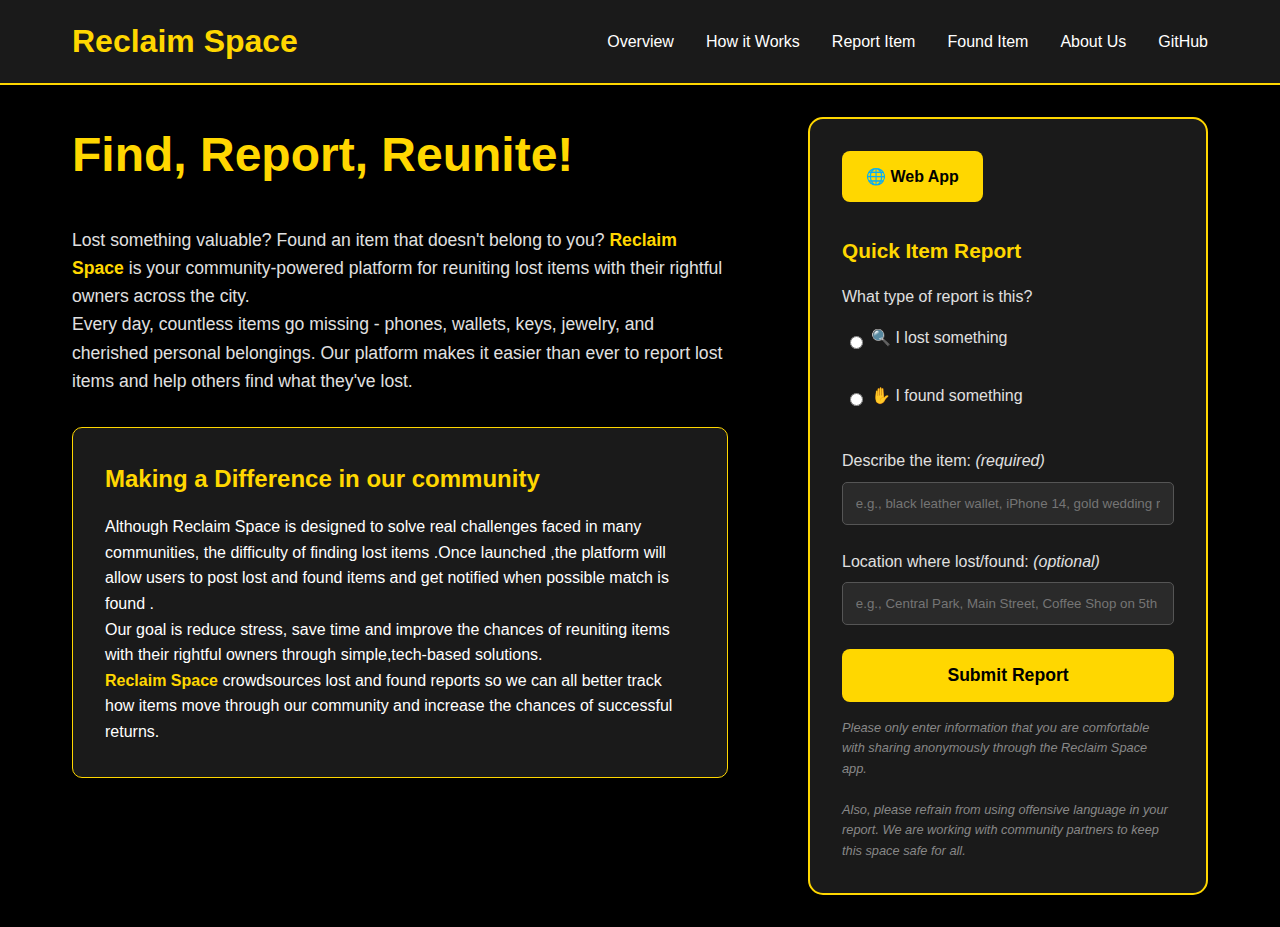
<file: index.html>
<!DOCTYPE html>
<html lang="en">
<head>
    <meta charset="UTF-8">
    <meta name="viewport" content="width=device-width, initial-scale=1.0">
    <title>Reclaim Space - Lost & Found</title>
    <link rel="stylesheet" href="index.css">
</head>
<body>
    <header>
        <nav>
            <div class="logo">Reclaim Space</div>
            <ul class="nav-links">
                <li><a href="index.html">Overview</a></li>
                <li><a href="pages/how_it_works.html">How it Works</a></li>

                <li><a href="reporting_items/lost.html">Report Item</a></li>
                <li> <a href="reporting_items/found.html">Found Item</a></li>
                <li> <a href="pages/about_us.html">About Us</a></li>
                <li><a href="pages/github.html">GitHub</a></li>

            </ul>
        </nav>
    </header>

    <div class="container">
        <main class="main-content">
            <h1 class="main-title">Find, Report, Reunite!</h1>
            
            <div class="description">
                <p>Lost something valuable? Found an item that doesn't belong to you? <span class="highlight">Reclaim Space</span> is your community-powered platform for reuniting lost items with their rightful owners across the city.</p>
                
                <p>Every day, countless items go missing - phones, wallets, keys, jewelry, and cherished personal belongings. Our platform makes it easier than ever to report lost items and help others find what they've lost.</p>
            </div>

            <div class="stats-section">
                <h2 class="stats-title">Making a Difference in our community</h2>
                  <p>Although Reclaim Space is designed to solve real challenges faced in many communities, the difficulty of finding lost items .Once launched ,the platform will allow users to post lost and found items and get notified when possible match is found .</p>
                    
                    <p>Our goal is reduce stress, save time and improve the chances of reuniting items with their rightful owners through simple,tech-based solutions.</p>
                    
                
                
                <p><span class="highlight">Reclaim Space</span> crowdsources lost and found reports so we can all better track how items move through our community and increase the chances of successful returns.</p>
            </div>
        </main>

        <aside class="sidebar">
            <div class="app-downloads">
                
                <a href="https://reclaim-space-df557.web.app" class="app-btn" target="_blank">🌐 Web App</a>
            </div>

            <div class="report-section">
                <h3 class="section-title">Quick Item Report</h3>
                
                <div class="form-group">
                    <label>What type of report is this?</label>
                    <div class="radio-group">
                        <div class="radio-option">
                            <input type="radio" id="lost" name="report-type" value="lost">
                            <label for="lost">🔍 I lost something</label>
                        </div>
                        <div class="radio-option">
                            <input type="radio" id="found" name="report-type" value="found">
                            <label for="found">✋ I found something</label>
                        </div>
                        
                        
                    </div>
                </div>

                <div class="form-group">
                    <label for="item-description">Describe the item: <em>(required)</em></label>
                    <input type="text" id="item-description" placeholder="e.g., black leather wallet, iPhone 14, gold wedding ring">
                </div>

                <div class="form-group">
                    <label for="location">Location where lost/found: <em>(optional)</em></label>
                    <input type="text" id="location" placeholder="e.g., Central Park, Main Street, Coffee Shop on 5th">
                </div>

               
                

                <button class="submit-btn">Submit Report</button>

                <p class="disclaimer">
                    Please only enter information that you are comfortable with sharing anonymously through the Reclaim Space app.
                    <br><br>
                    Also, please refrain from using offensive language in your report. We are working with community partners to keep this space safe for all.
                </p>
            </div>
        </aside>
    </div>
          


</body>
</html>
</file>
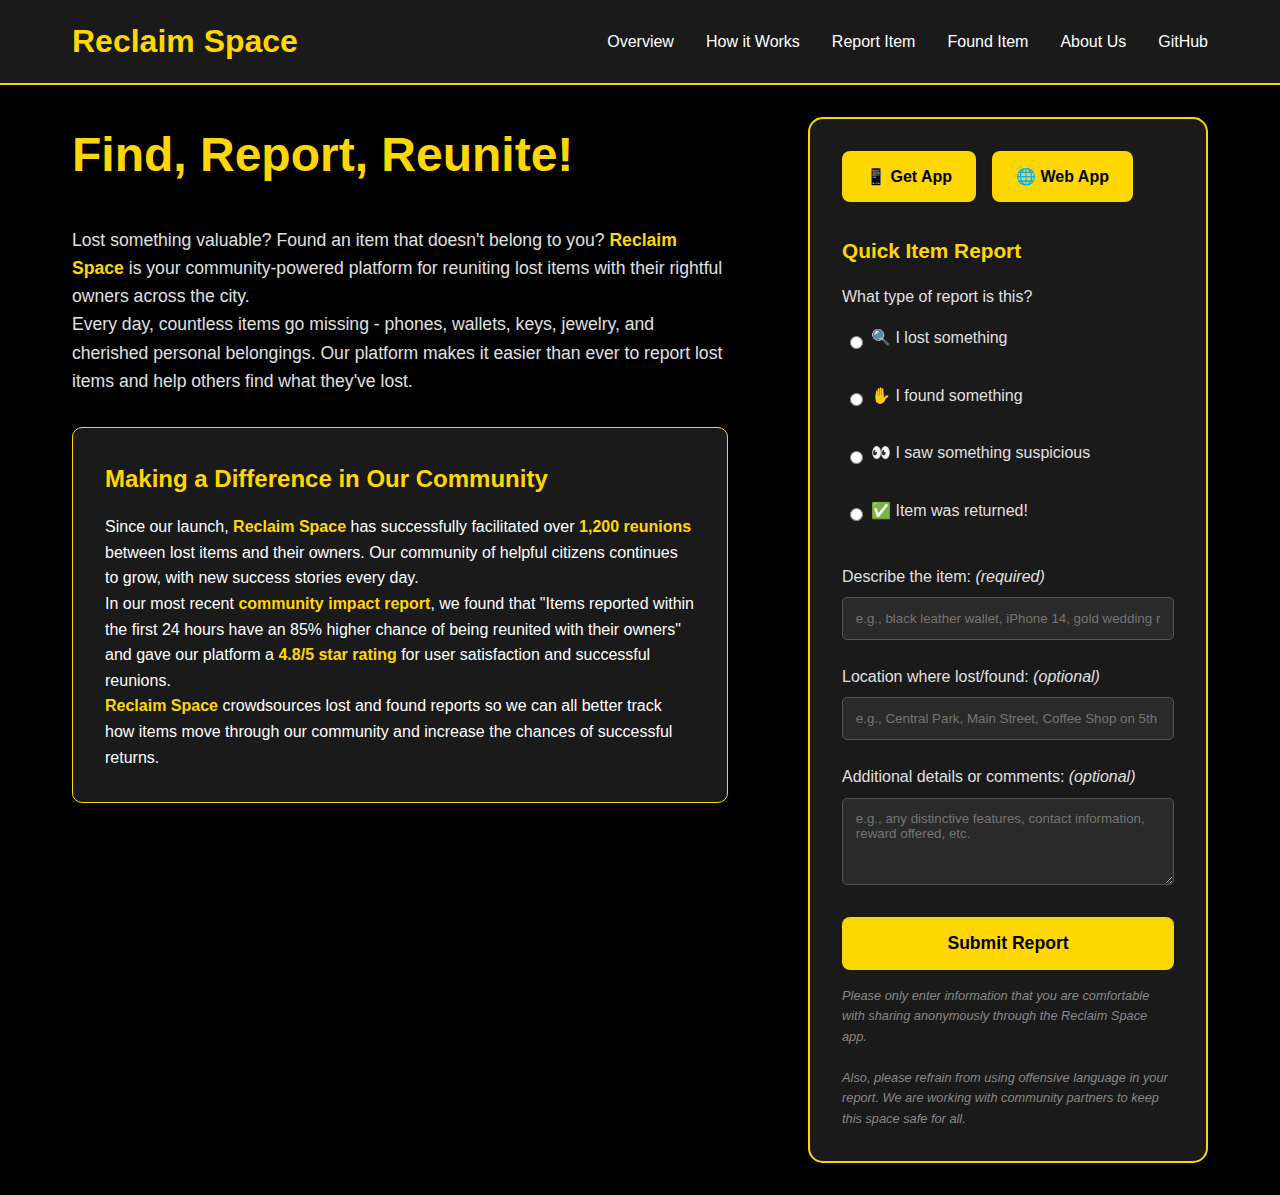
<file: pages/index.html>
<!DOCTYPE html>
<html lang="en">
<head>
    <meta charset="UTF-8">
    <meta name="viewport" content="width=device-width, initial-scale=1.0">
    <title>Reclaim Space - Lost & Found</title>
    <link rel="stylesheet" href="index.css">
</head>
<body>
    <header>
        <nav>
            <div class="logo">Reclaim Space</div>
            <ul class="nav-links">
                <li><a href="#overview">Overview</a></li>
                <li><a href="how_it_works.html">How it Works</a></li>
               
                <li><a href="../reporting_items/lost.html">Report Item</a></li>
                <li> <a href="../reporting_items/found.html">Found Item</a></li>
                <li> <a href="../pages/about_us.html">About Us</a></li>
                <li><a href="../pages/github.html">GitHub</a></li>

            </ul>
        </nav>
    </header>

    <div class="container">
        <main class="main-content">
            <h1 class="main-title">Find, Report, Reunite!</h1>
            
            <div class="description">
                <p>Lost something valuable? Found an item that doesn't belong to you? <span class="highlight">Reclaim Space</span> is your community-powered platform for reuniting lost items with their rightful owners across the city.</p>
                
                <p>Every day, countless items go missing - phones, wallets, keys, jewelry, and cherished personal belongings. Our platform makes it easier than ever to report lost items and help others find what they've lost.</p>
            </div>

            <div class="stats-section">
                <h2 class="stats-title">Making a Difference in Our Community</h2>
                <p>Since our launch, <span class="highlight">Reclaim Space</span> has successfully facilitated over <span class="highlight">1,200 reunions</span> between lost items and their owners. Our community of helpful citizens continues to grow, with new success stories every day.</p>
                
                <p>In our most recent <span class="highlight">community impact report</span>, we found that "Items reported within the first 24 hours have an 85% higher chance of being reunited with their owners" and gave our platform a <span class="highlight">4.8/5 star rating</span> for user satisfaction and successful reunions.</p>
                
                <p><span class="highlight">Reclaim Space</span> crowdsources lost and found reports so we can all better track how items move through our community and increase the chances of successful returns.</p>
            </div>
        </main>

        <aside class="sidebar">
            <div class="app-downloads">
                <a href="#" class="app-btn">📱 Get App</a>
                <a href="#" class="app-btn">🌐 Web App</a>
            </div>

            <div class="report-section">
                <h3 class="section-title">Quick Item Report</h3>
                
                <div class="form-group">
                    <label>What type of report is this?</label>
                    <div class="radio-group">
                        <div class="radio-option">
                            <input type="radio" id="lost" name="report-type" value="lost">
                            <label for="lost">🔍 I lost something</label>
                        </div>
                        <div class="radio-option">
                            <input type="radio" id="found" name="report-type" value="found">
                            <label for="found">✋ I found something</label>
                        </div>
                        <div class="radio-option">
                            <input type="radio" id="spotted" name="report-type" value="spotted">
                            <label for="spotted">👀 I saw something suspicious</label>
                        </div>
                        <div class="radio-option">
                            <input type="radio" id="returned" name="report-type" value="returned">
                            <label for="returned">✅ Item was returned!</label>
                        </div>
                    </div>
                </div>

                <div class="form-group">
                    <label for="item-description">Describe the item: <em>(required)</em></label>
                    <input type="text" id="item-description" placeholder="e.g., black leather wallet, iPhone 14, gold wedding ring">
                </div>

                <div class="form-group">
                    <label for="location">Location where lost/found: <em>(optional)</em></label>
                    <input type="text" id="location" placeholder="e.g., Central Park, Main Street, Coffee Shop on 5th">
                </div>

                <div class="form-group">
                    <label for="additional-notes">Additional details or comments: <em>(optional)</em></label>
                    <textarea id="additional-notes" rows="4" placeholder="e.g., any distinctive features, contact information, reward offered, etc."></textarea>
                </div>

                <button class="submit-btn">Submit Report</button>

                <p class="disclaimer">
                    Please only enter information that you are comfortable with sharing anonymously through the Reclaim Space app.
                    <br><br>
                    Also, please refrain from using offensive language in your report. We are working with community partners to keep this space safe for all.
                </p>
            </div>
        </aside>
    </div>
          


</body>
</html>
</file>
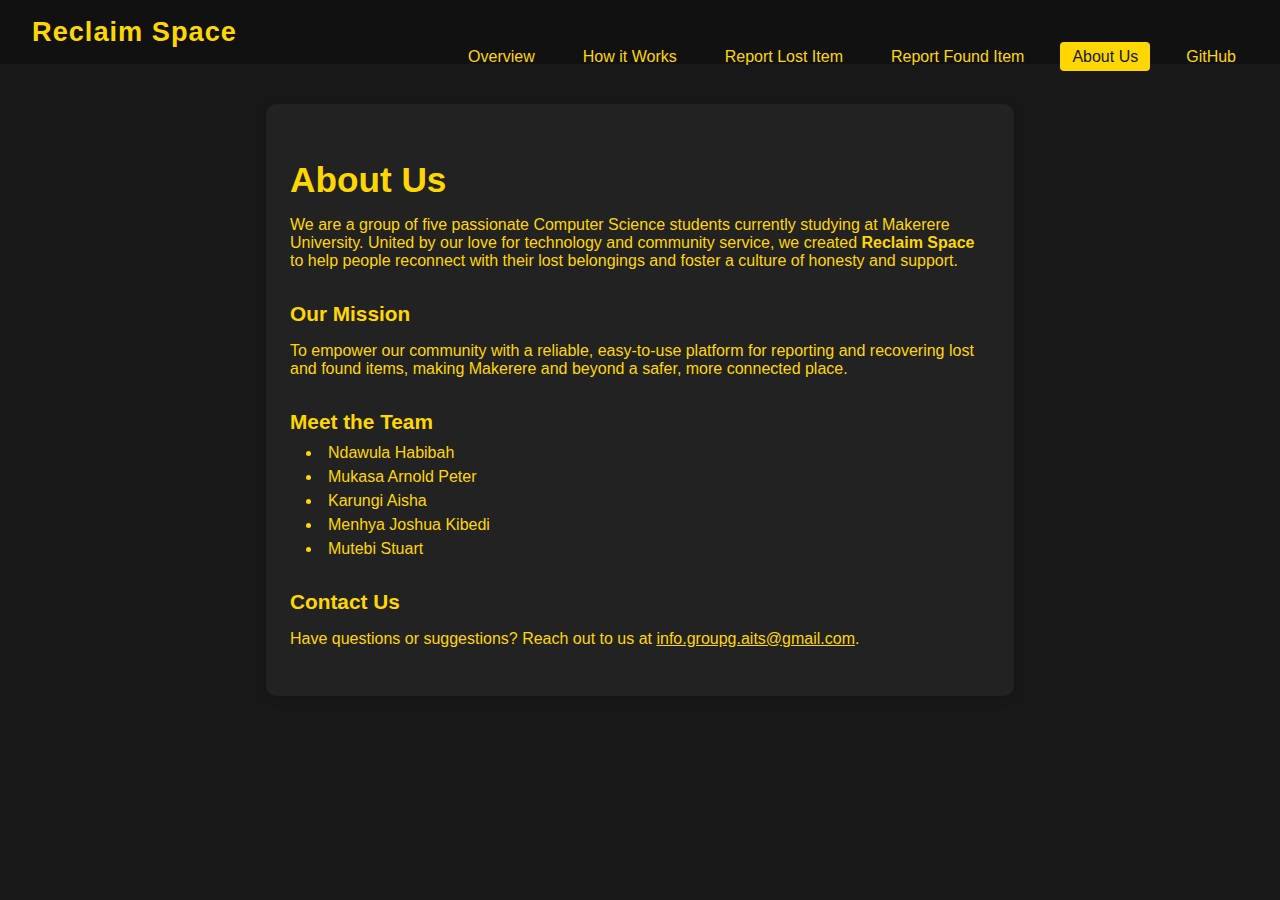
<file: pages/about_us.html>
<!DOCTYPE html>
<html lang="en">
<head>
    <meta charset="UTF-8">
    <meta name="viewport" content="width=device-width, initial-scale=1.0">
    <title>About Us - Reclaim Space</title>
    <link rel="stylesheet" href="about_us.css">
</head>
<body>
    <header>
        <nav>
            <div class="logo">Reclaim Space</div>
            <ul class="nav-links">
                <li><a href="../index.html">Overview</a></li>
                <li><a href="how_it_works.html">How it Works</a></li>
                <li><a href="../reporting_items/lost.html">Report Lost Item</a></li>
                <li><a href="../reporting_items/found.html">Report Found Item</a></li>
                <li><a href="about_us.html" class="active">About Us</a></li>
                <li><a href="github.html">GitHub</a></li>
            </ul>
        </nav>
    </header>
    <main class="container">
        <section class="about-section">
            <h1>About Us</h1>
            <p>
                We are a group of five passionate Computer Science students currently studying at Makerere University. United by our love for technology and community service, we created <strong>Reclaim Space</strong> to help people reconnect with their lost belongings and foster a culture of honesty and support.
            </p>
            <h2>Our Mission</h2>
            <p>
                To empower our community with a reliable, easy-to-use platform for reporting and recovering lost and found items, making Makerere and beyond a safer, more connected place.
            </p>
            <h2>Meet the Team</h2>
            <ul class="team-list">
                <li>Ndawula Habibah</li>
                <li>Mukasa Arnold Peter</li>
                <li>Karungi Aisha</li>
                <li>Menhya Joshua Kibedi</li>
                <li>Mutebi Stuart</li>
            </ul>
            <h2>Contact Us</h2>
            <p>
                Have questions or suggestions? Reach out to us at <a href="mailto:info.groupg.aits@gmail.com">info.groupg.aits@gmail.com</a>.
            </p>
        </section>
    </main>
</body>
</html>
</file>
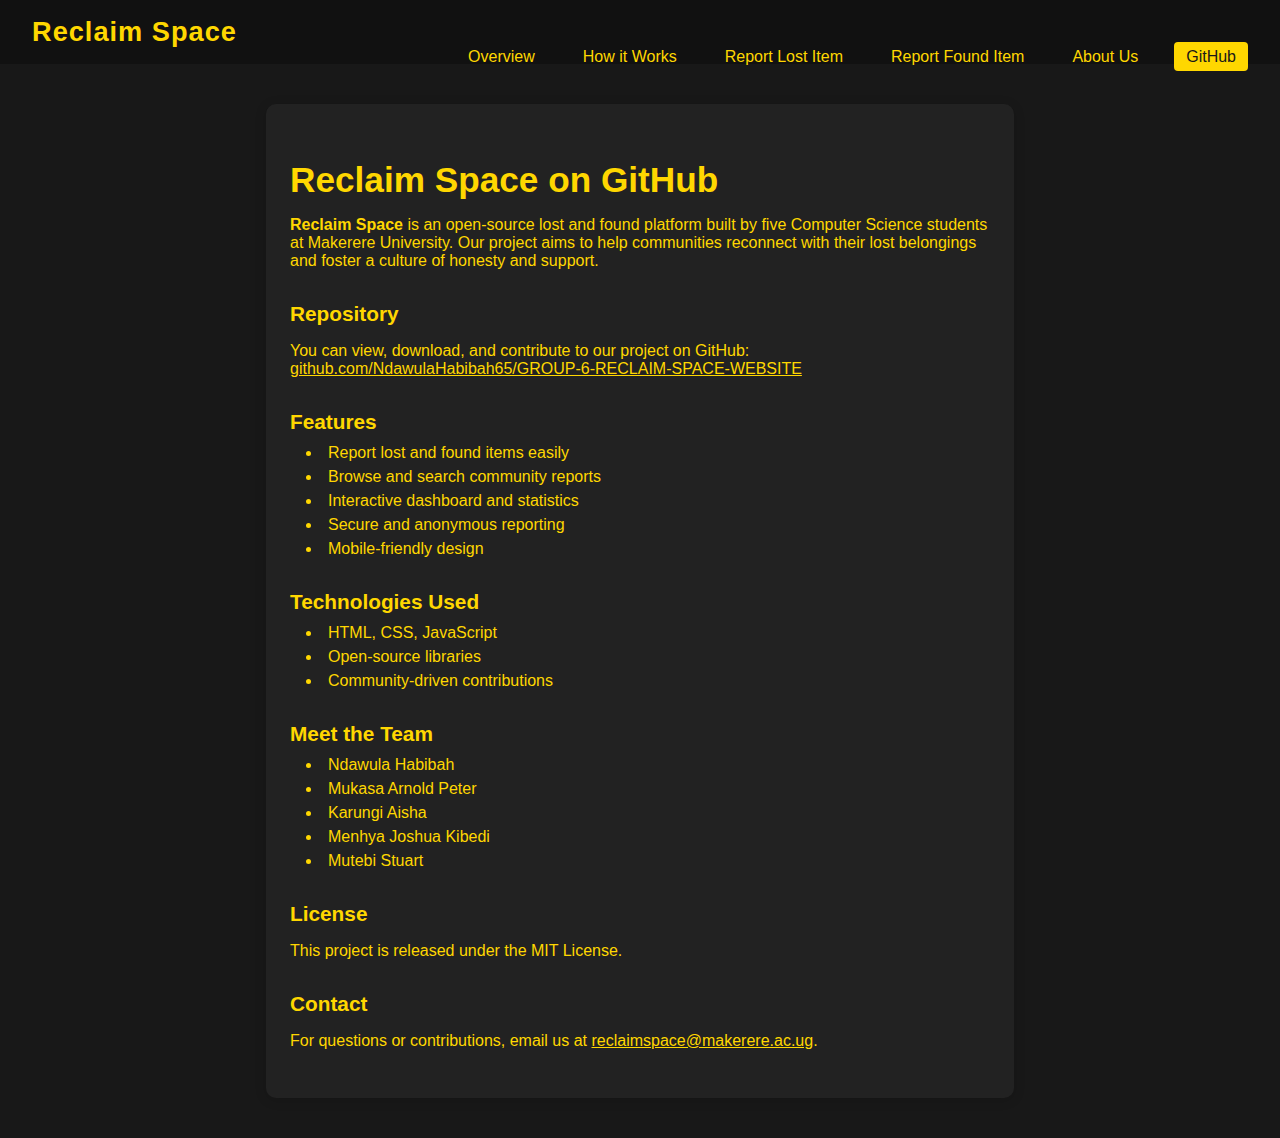
<file: pages/github.html>
<!DOCTYPE html>
<html lang="en">
<head>
    <meta charset="UTF-8">
    <meta name="viewport" content="width=device-width, initial-scale=1.0">
    <title>GitHub - Reclaim Space</title>
    <link rel="stylesheet" href="github.css">
</head>
<body>
    <header>
        <nav>
            <div class="logo">Reclaim Space</div>
            <ul class="nav-links">
                <li><a href="index.html">Overview</a></li>
                <li><a href="how_it_works.html">How it Works</a></li>
                <li><a href="../reporting_items/lost.html">Report Lost Item</a></li>
                <li><a href="../reporting_items/found.html">Report Found Item</a></li>
                <li><a href="about_us.html">About Us</a></li>
                <li><a href="github.html" class="active">GitHub</a></li>
            </ul>
        </nav>
    </header>
    <main class="container">
        <section class="github-section">
            <h1>Reclaim Space on GitHub</h1>
            <p>
                <strong>Reclaim Space</strong> is an open-source lost and found platform built by five Computer Science students at Makerere University. Our project aims to help communities reconnect with their lost belongings and foster a culture of honesty and support.
            </p>
            <h2>Repository</h2>
            <p>
                You can view, download, and contribute to our project on GitHub:<br>
                <a href="https://github.com/NdawulaHabibah65/GROUP-6-RECLAIM-SPACE-WEBSITE" target="_blank">github.com/NdawulaHabibah65/GROUP-6-RECLAIM-SPACE-WEBSITE</a>
            </p>
            <h2>Features</h2>
            <ul>
                <li>Report lost and found items easily</li>
                <li>Browse and search community reports</li>
                <li>Interactive dashboard and statistics</li>
                <li>Secure and anonymous reporting</li>
                <li>Mobile-friendly design</li>
            </ul>
            <h2>Technologies Used</h2>
            <ul>
                <li>HTML, CSS, JavaScript</li>
                <li>Open-source libraries</li>
                <li>Community-driven contributions</li>
            </ul>
            <h2>Meet the Team</h2>
            <ul>
                <li>Ndawula Habibah</li>
                <li>Mukasa Arnold Peter</li>
                <li>Karungi Aisha</li>
                <li>Menhya Joshua Kibedi</li>
                <li>Mutebi Stuart</li>
            </ul>
            <h2>License</h2>
            <p>
                This project is released under the MIT License.
            </p>
            <h2>Contact</h2>
            <p>
                For questions or contributions, email us at <a href="mailto:reclaimspace@makerere.ac.ug">reclaimspace@makerere.ac.ug</a>.
</file>
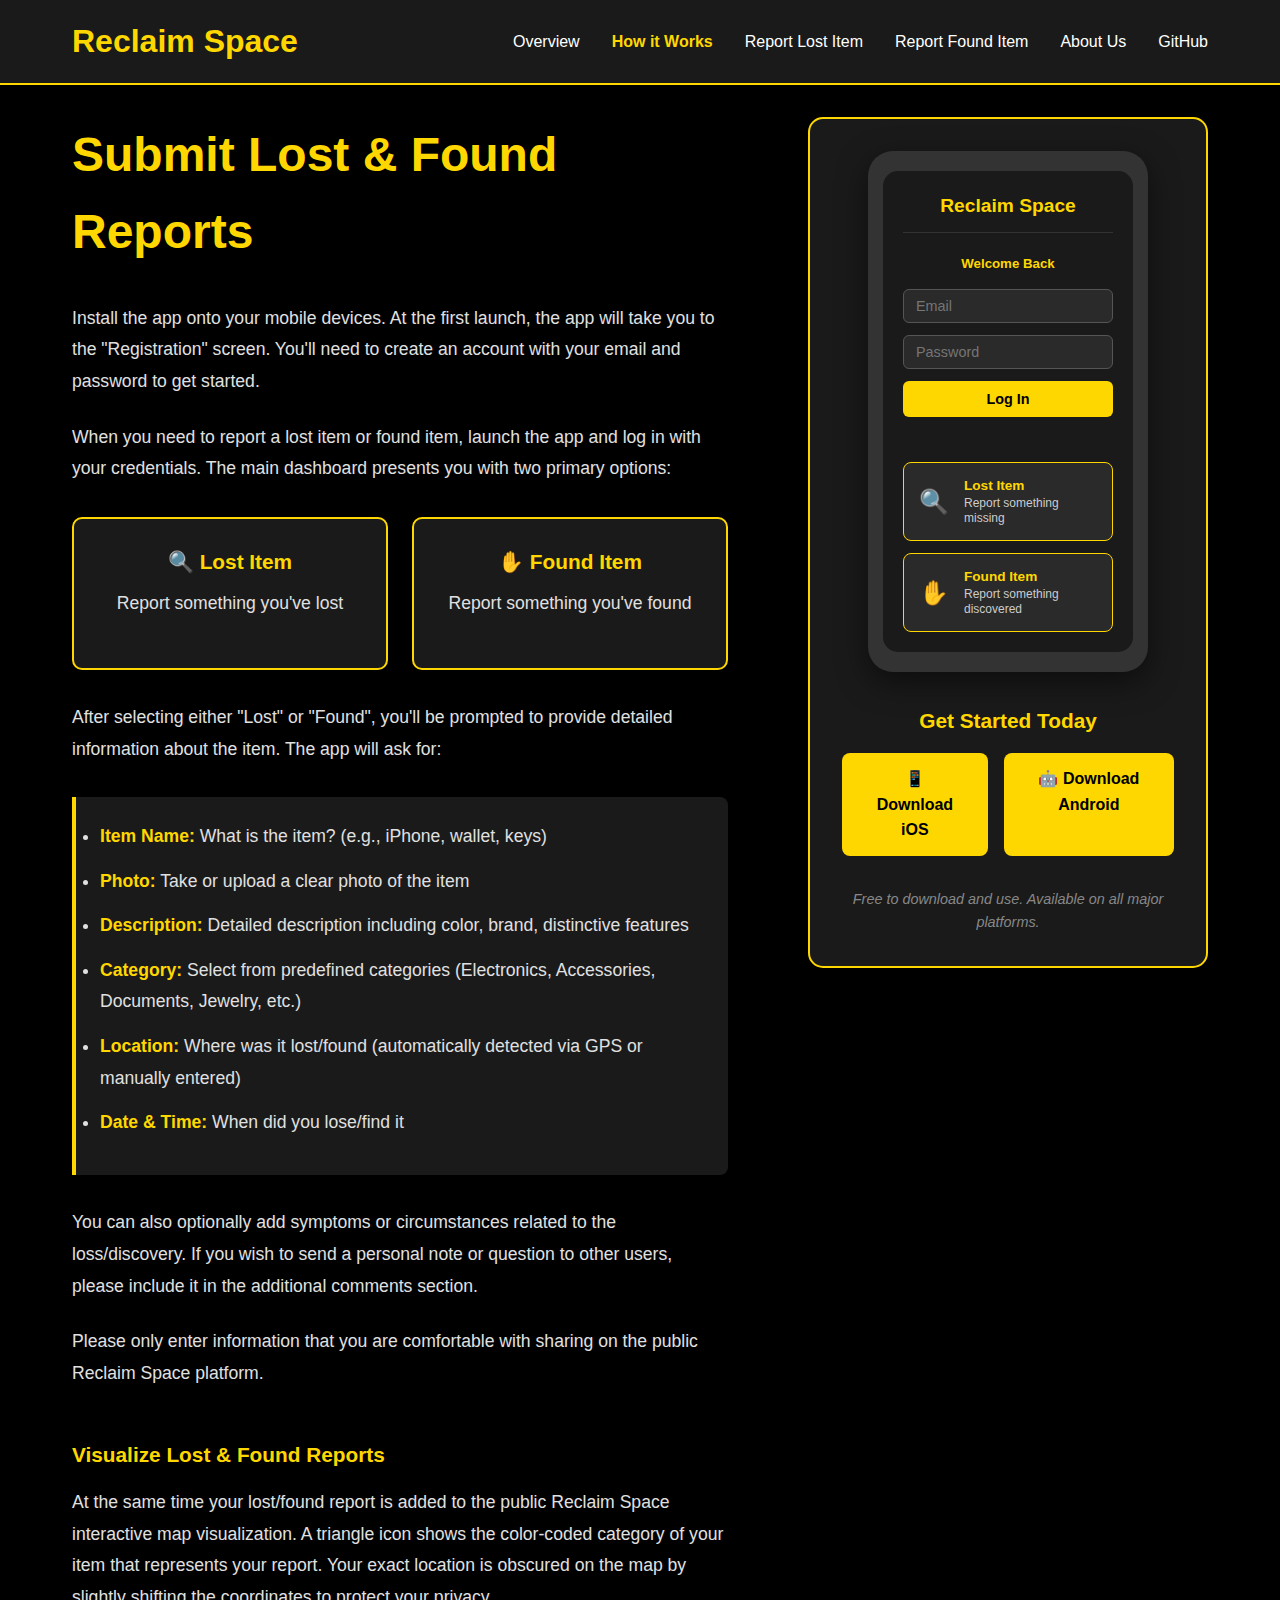
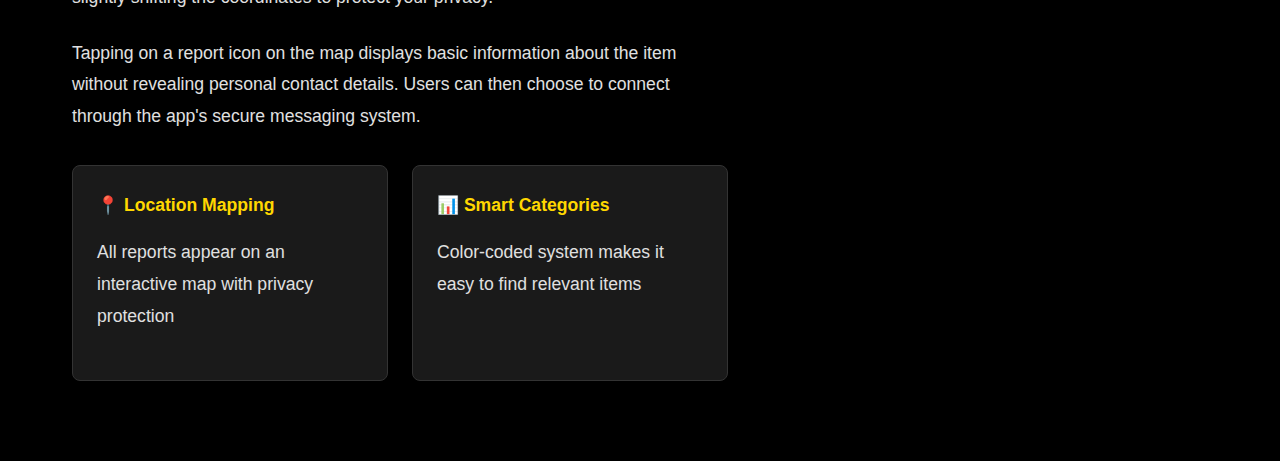
<file: pages/how_it_works.html>
<!DOCTYPE html>
<html lang="en">
<head>
    <meta charset="UTF-8">
    <meta name="viewport" content="width=device-width, initial-scale=1.0">
    <title>How it Works - Reclaim Space</title>
    <link rel="stylesheet" href="how_it_works.css">
</head>
<body>
    <header>
        <nav>
            <div class="logo">Reclaim Space</div>
            <ul class="nav-links">
                <li><a href="../index.html">Overview</a></li>
                <li><a href="how_it_works.html" class="active">How it Works</a></li>
                
                <li><a href="../reporting_items/lost.html">Report Lost Item</a></li>
                <li><a href="../reporting_items/found.html">Report Found Item</a></li>
                <li><a href="about_us.html">About Us</a></li>
                <li><a href="github.html">GitHub</a></li>
        </nav>
    </header>

    <div class="container">
        <main class="main-content">
            <section class="how-it-works-section">
                <h1 class="main-title">Submit Lost & Found Reports</h1>
                
                <div class="step-content">
                    <p>Install the app onto your mobile devices. At the first launch, the app will take you to the "Registration" screen. You'll need to create an account with your email and password to get started.</p>
                    
                    <p>When you need to report a lost item or found item, launch the app and log in with your credentials. The main dashboard presents you with two primary options:</p>
                    
                    <div class="button-options">
                        <div class="option-card lost-option">
                            <h3>🔍 Lost Item</h3>
                            <p>Report something you've lost</p>
                        </div>
                        <div class="option-card found-option">
                            <h3>✋ Found Item</h3>
                            <p>Report something you've found</p>
                        </div>
                    </div>
                    
                    <p>After selecting either "Lost" or "Found", you'll be prompted to provide detailed information about the item. The app will ask for:</p>
                    
                    <ul class="info-list">
                        <li><strong class="highlight">Item Name:</strong> What is the item? (e.g., iPhone, wallet, keys)</li>
                        <li><strong class="highlight">Photo:</strong> Take or upload a clear photo of the item</li>
                        <li><strong class="highlight">Description:</strong> Detailed description including color, brand, distinctive features</li>
                        <li><strong class="highlight">Category:</strong> Select from predefined categories (Electronics, Accessories, Documents, Jewelry, etc.)</li>
                        <li><strong class="highlight">Location:</strong> Where was it lost/found (automatically detected via GPS or manually entered)</li>
                        <li><strong class="highlight">Date & Time:</strong> When did you lose/find it</li>
                    </ul>
                    
                    <p>You can also optionally add symptoms or circumstances related to the loss/discovery. If you wish to send a personal note or question to other users, please include it in the additional comments section.</p>
                    
                    <p>Please only enter information that you are comfortable with sharing on the public Reclaim Space platform.</p>
                </div>
            </section>

            <section class="how-it-works-section">
                <h2 class="section-title">Visualize Lost & Found Reports</h2>
                
                <div class="step-content">
                    <p>At the same time your lost/found report is added to the public Reclaim Space interactive map visualization. A triangle icon shows the color-coded category of your item that represents your report. Your exact location is obscured on the map by slightly shifting the coordinates to protect your privacy.</p>
                    
                    <p>Tapping on a report icon on the map displays basic information about the item without revealing personal contact details. Users can then choose to connect through the app's secure messaging system.</p>
                    
                    <div class="features-grid">
                        <div class="feature-card">
                            <h4 class="highlight">📍 Location Mapping</h4>
                            <p>All reports appear on an interactive map with privacy protection</p>
                        </div>
                        
                        <div class="feature-card">
                            <h4 class="highlight">📊 Smart Categories</h4>
                            <p>Color-coded system makes it easy to find relevant items</p>
                        </div>
                        
                    </div>
                </div>
            </section>
        </main>

        <aside class="sidebar">
            <div class="app-preview">
                <div class="phone-mockup">
                    <div class="screen">
                        <div class="app-header">
                            <h4>Reclaim Space</h4>
                        </div>
                        <div class="login-form">
                            <h5>Welcome Back</h5>
                            <div class="input-field">
                                <input type="email" placeholder="Email" readonly>
                            </div>
                            <div class="input-field">
                                <input type="password" placeholder="Password" readonly>
                            </div>
                            <button class="login-btn">Log In</button>
                        </div>
                        <div class="main-buttons">
                            <button class="action-btn lost-btn">
                                <span>🔍</span>
                                <div>
                                    <strong>Lost Item</strong>
                                    <small>Report something missing</small>
                                </div>
                            </button>
                            <button class="action-btn found-btn">
                                <span>✋</span>
                                <div>
                                    <strong>Found Item</strong>
                                    <small>Report something discovered</small>
                                </div>
                            </button>
                        </div>
                    </div>
                </div>
            </div>

            <div class="download-section">
                <h3 class="section-title">Get Started Today</h3>
                <div class="app-downloads">
                    <a href="#" class="app-btn">📱 Download iOS</a>
                    <a href="#" class="app-btn">🤖 Download Android</a>
                </div>
                <p class="download-note">Free to download and use. Available on all major platforms.</p>
            </div>
        </aside>
    </div>

      <script>
    document.getElementById('lost').addEventListener('change', function() {
        if (this.checked) {
            window.location.href = '../reporting_items/lost.html';
        }
    });
    document.getElementById('found').addEventListener('change', function() {
        if (this.checked) {
            window.location.href = '../reporting_items/found.html';
        }
    });
    </script>
</body>
</html>
</file>
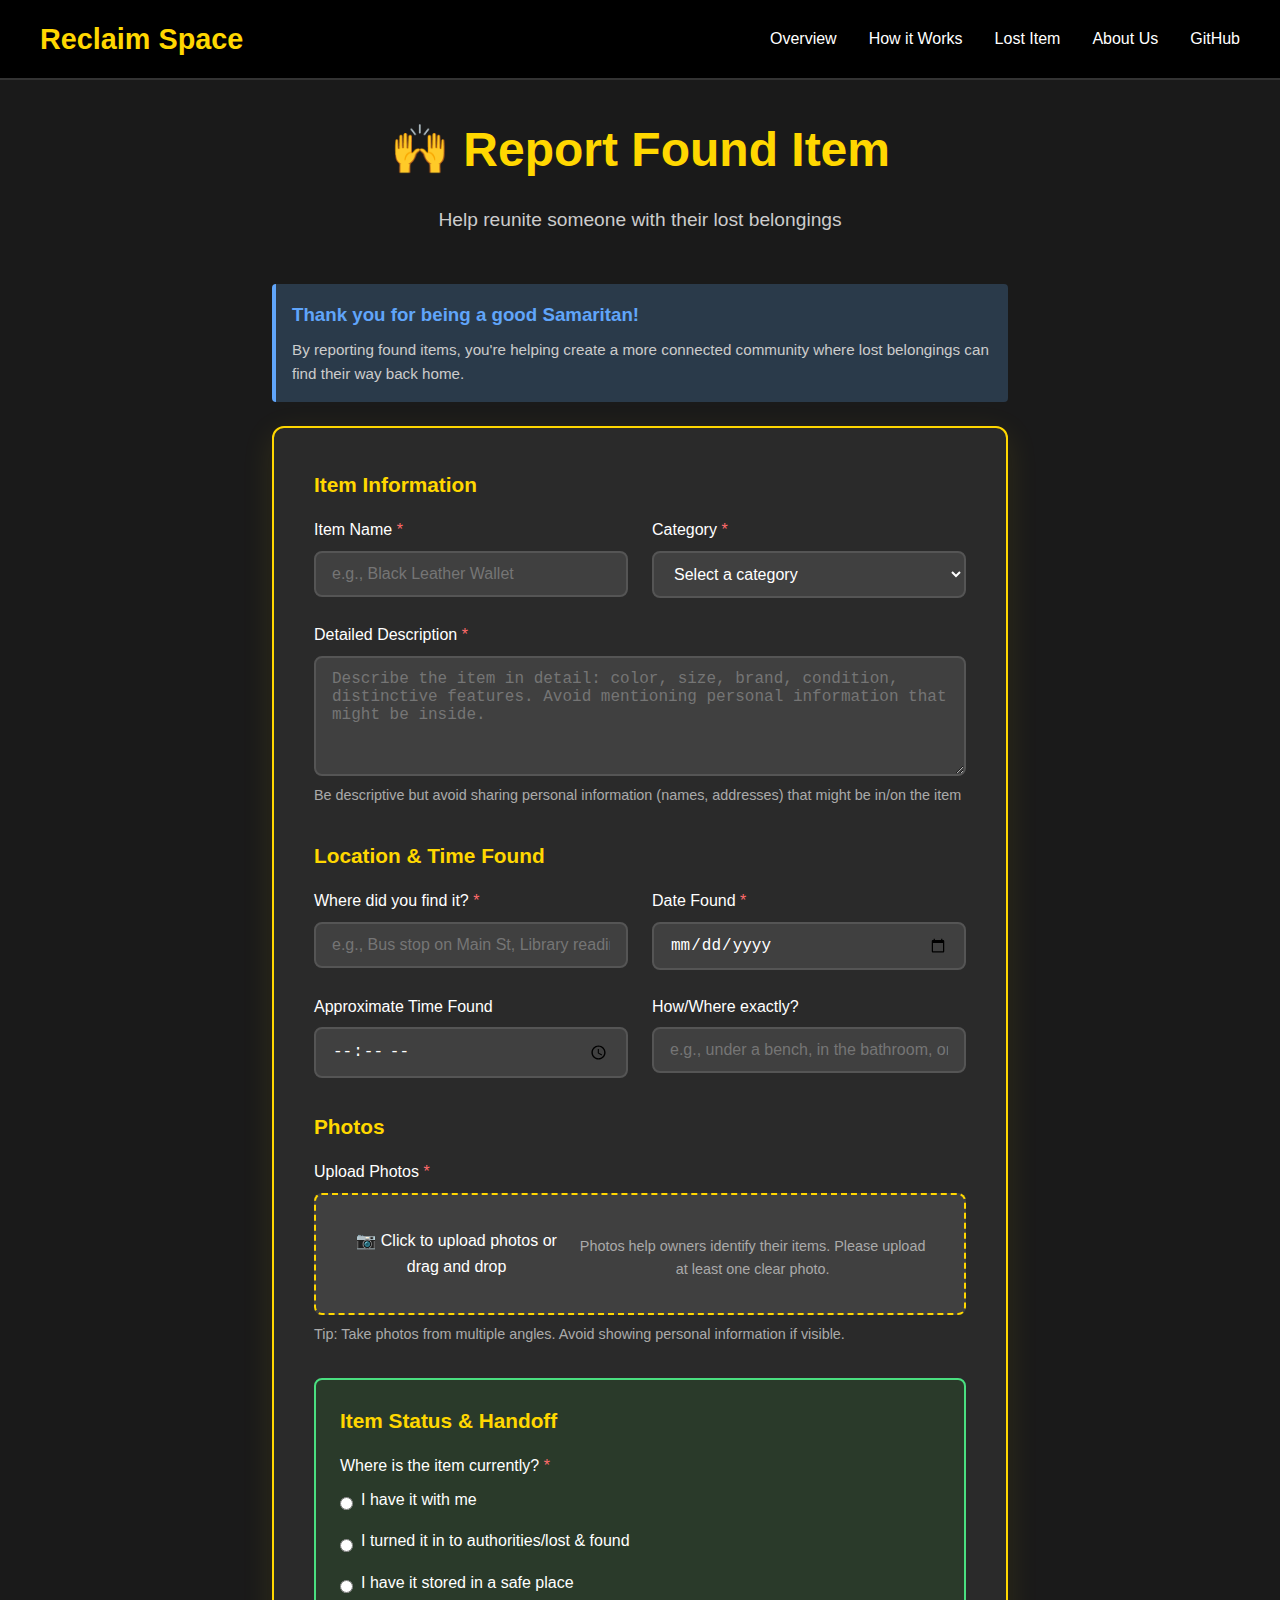
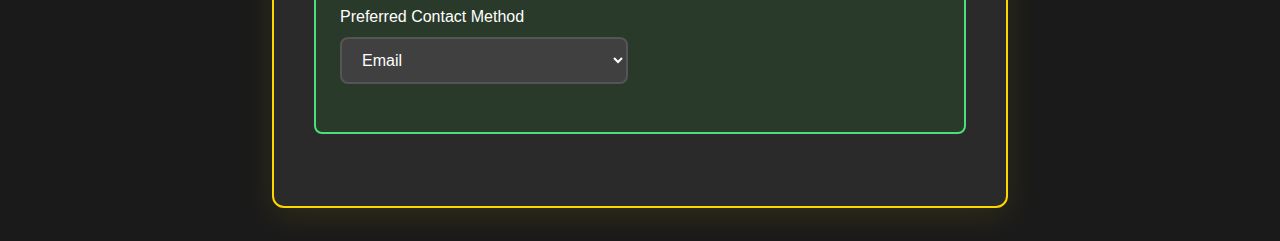
<file: reporting_items/found.html>
<!DOCTYPE html>
<html lang="en">
<head>
    <meta charset="UTF-8">
    <meta name="viewport" content="width=device-width, initial-scale=1.0">
    <title>Report Found Item - Reclaim Space</title>
   <link rel="stylesheet" href="found.css">
</head>
<body>
    <header class="header">
        <nav class="nav">
            <div class="logo">Reclaim Space</div>
            <ul class="nav-links">
                <li><a href="../index.html">Overview</a></li>
                <li><a href="../pages/how_it_works.html">How it Works</a></li>
              
                
                <li><a href="../reporting_items/lost.html">Lost Item</a></li>
                  <li><a href="../pages/about_us.html">About Us</a></li>
                  <li><a href="../pages/github.html">GitHub</a></li>
            </ul>
        </nav>
    </header>

    <div class="container">
        <div class="page-header">
            <h1 class="page-title">
                🙌 Report Found Item
            </h1>
            <p class="page-subtitle">Help reunite someone with their lost belongings</p>
        </div>

        <div class="info-box">
            <h3>Thank you for being a good Samaritan!</h3>
            <p>By reporting found items, you're helping create a more connected community where lost belongings can find their way back home.</p>
        </div>

        <form class="form-container">
            <div class="form-section">
                <h2 class="section-title">Item Information</h2>
                
                <div class="form-row">
                    <div class="form-group">
                        <label for="item-name">Item Name <span class="required">*</span></label>
                        <input type="text" id="item-name" name="itemName" required placeholder="e.g., Black Leather Wallet">
                    </div>
                    
                    <div class="form-group">
                        <label for="category">Category <span class="required">*</span></label>
                        <select id="category" name="category" required>
                            <option value="">Select a category</option>
                            <option value="electronics">Electronics</option>
                            <option value="clothing">Clothing & Accessories</option>
                            <option value="jewelry">Jewelry</option>
                            <option value="bags">Bags & Wallets</option>
                            <option value="keys">Keys</option>
                            <option value="documents">Documents & Cards</option>
                            <option value="sports">Sports Equipment</option>
                            <option value="books">Books & Stationery</option>
                            <option value="toys">Toys & Games</option>
                            <option value="other">Other</option>
                        </select>
                    </div>
                </div>

                <div class="form-group full-width">
                    <label for="description">Detailed Description <span class="required">*</span></label>
                    <textarea id="description" name="description" required placeholder="Describe the item in detail: color, size, brand, condition, distinctive features. Avoid mentioning personal information that might be inside."></textarea>
                    <div class="help-text">Be descriptive but avoid sharing personal information (names, addresses) that might be in/on the item</div>
                </div>
            </div>

            <div class="form-section">
                <h2 class="section-title">Location & Time Found</h2>
                
                <div class="form-row">
                    <div class="form-group">
                        <label for="location">Where did you find it? <span class="required">*</span></label>
                        <input type="text" id="location" name="location" required placeholder="e.g., Bus stop on Main St, Library reading room">
                    </div>
                    
                    <div class="form-group">
                        <label for="date-found">Date Found <span class="required">*</span></label>
                        <input type="date" id="date-found" name="dateFound" required>
                    </div>
                </div>
                
                <div class="form-row">
                    <div class="form-group">
                        <label for="time-found">Approximate Time Found</label>
                        <input type="time" id="time-found" name="timeFound">
                    </div>
                    
                    <div class="form-group">
                        <label for="circumstances">How/Where exactly?</label>
                        <input type="text" id="circumstances" name="circumstances" placeholder="e.g., under a bench, in the bathroom, on the counter">
                    </div>
                </div>
            </div>

            <div class="form-section">
                <h2 class="section-title">Photos</h2>
                
                <div class="form-group full-width">
                    <label for="photos">Upload Photos <span class="required">*</span></label>
                    <div class="file-upload">
                        <input type="file" id="photos" name="photos" multiple accept="image/*" required>
                        <div class="file-upload-label">
                            📷 Click to upload photos or drag and drop
                            <div class="help-text">Photos help owners identify their items. Please upload at least one clear photo.</div>
                        </div>
                    </div>
                    <div class="help-text">Tip: Take photos from multiple angles. Avoid showing personal information if visible.</div>
                </div>
            </div>

            <div class="form-section">
                <div class="availability-section">
                    <h2 class="section-title">Item Status & Handoff</h2>
                    
                    <div class="form-group full-width">
                        <label>Where is the item currently? <span class="required">*</span></label>
                        <div class="radio-group">
                            <div class="radio-option">
                                <input type="radio" id="with-me" name="itemLocation" value="with-me" required>
                                <label for="with-me">I have it with me</label>
                            </div>
                            <div class="radio-option">
                                <input type="radio" id="turned-in" name="itemLocation" value="turned-in" required>
                                <label for="turned-in">I turned it in to authorities/lost & found</label>
                            </div>
                            <div class="radio-option">
                                <input type="radio" id="safe-place" name="itemLocation" value="safe-place" required>
                                <label for="safe-place">I have it stored in a safe place</label>
                            </div>
                        </div>
                    </div>

                    <div class="form-group full-width" id="authority-details" style="display: none;">
                        <label for="authority-location">Where did you turn it in?</label>
                        <input type="text" id="authority-location" name="authorityLocation" placeholder="e.g., Campus Security Office, Police Station, Store Manager">
                        <div class="help-text">Please specify the location and any reference number if provided</div>
                    </div>
                    
                    <div class="form-row">
                        <div class="form-group">
                            <label for="contact-method">Preferred Contact Method</label>
                            <select id="contact-method" name="contactMethod">
                                <option value="email">Email</option>
                                <option value="phone">Phone</option>
                                <option value="text">Text Message</option>
                            </select>
                        </div>
</file>
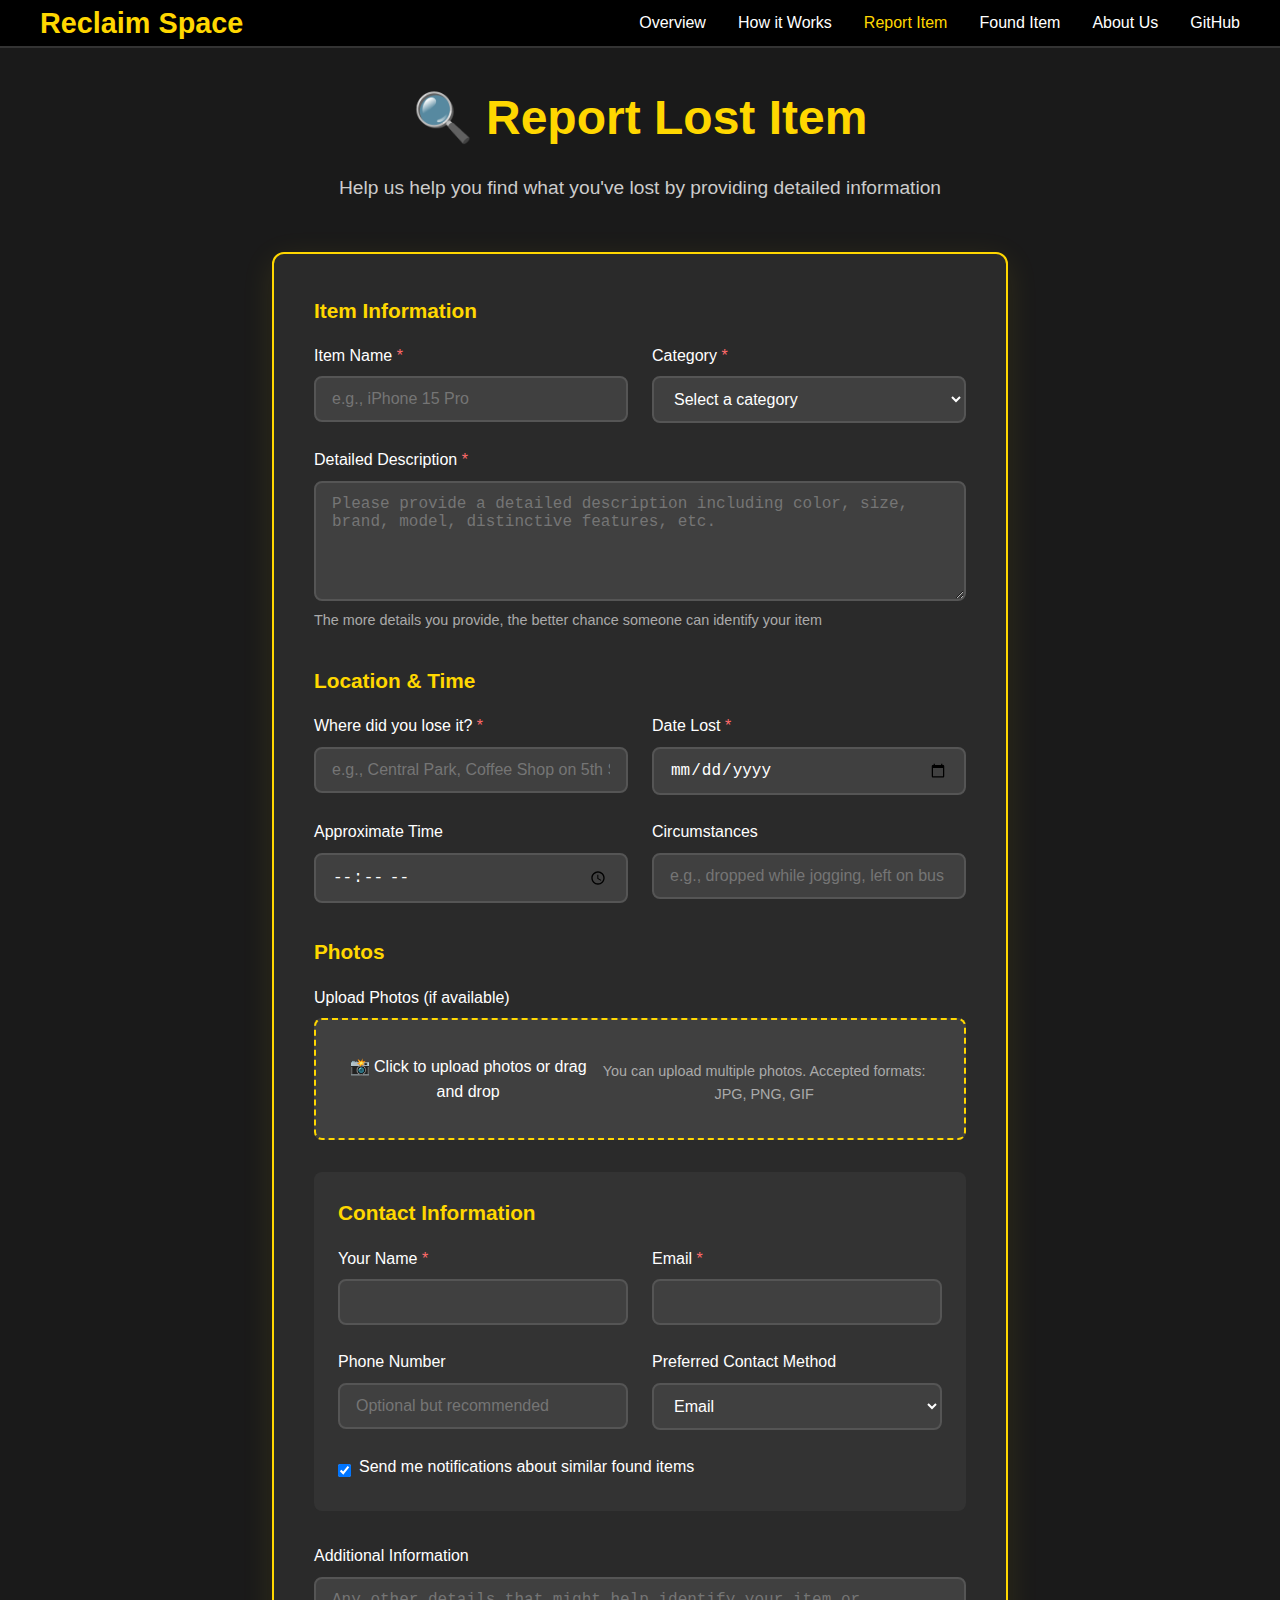
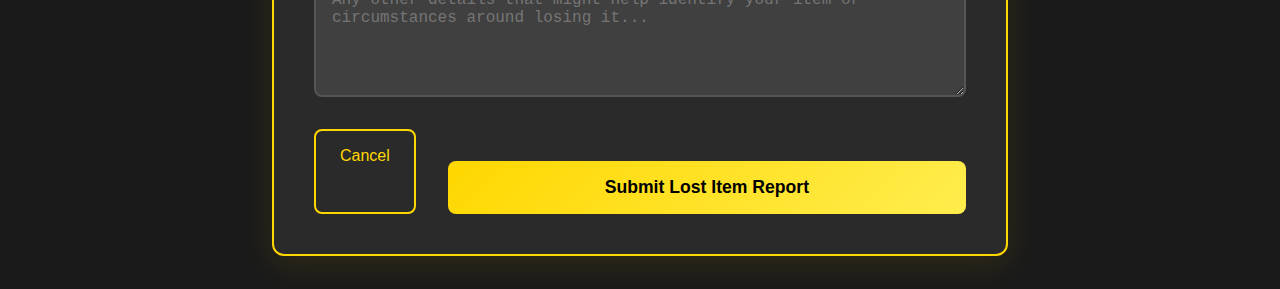
<file: reporting_items/lost.html>
<!DOCTYPE html>
<html lang="en">
<head>
    <meta charset="UTF-8">
    <meta name="viewport" content="width=device-width, initial-scale=1.0">
    <title>Report Lost Item - Reclaim Space</title>
    <link rel="stylesheet" href="lost.css">
</head>
<body>
    <header class="header">
        <nav class="nav">
            <div class="logo">Reclaim Space</div>
            <ul class="nav-links">
                <li><a href="../pages/index.html">Overview</a></li>
                <li><a href="../pages/how_it_works.html">How it Works</a></li>
                
                <li><a href="reporting_items/lost.html" class="active">Report Item</a></li>
                <li><a href="../reporting_items/found.html">Found Item</a></li>
                <li><a href="../pages/about_us.html">About Us</a></li>
                <li><a href="../pages/github.html">GitHub</a></li>
            </ul>
        </nav>
    </header>

    <div class="container">
        <div class="page-header">
            <h1 class="page-title">
                🔍 Report Lost Item
            </h1>
            <p class="page-subtitle">Help us help you find what you've lost by providing detailed information</p>
        </div>

        <form class="form-container">
            <div class="form-section">
                <h2 class="section-title">Item Information</h2>
                
                <div class="form-row">
                    <div class="form-group">
                        <label for="item-name">Item Name <span class="required">*</span></label>
                        <input type="text" id="item-name" name="itemName" required placeholder="e.g., iPhone 15 Pro">
                    </div>
                    
                    <div class="form-group">
                        <label for="category">Category <span class="required">*</span></label>
                        <select id="category" name="category" required>
                            <option value="">Select a category</option>
                            <option value="electronics">Electronics</option>
                            <option value="clothing">Clothing & Accessories</option>
                            <option value="jewelry">Jewelry</option>
                            <option value="bags">Bags & Wallets</option>
                            <option value="keys">Keys</option>
                            <option value="documents">Documents & Cards</option>
                            <option value="sports">Sports Equipment</option>
                            <option value="books">Books & Stationery</option>
                            <option value="toys">Toys & Games</option>
                            <option value="other">Other</option>
                        </select>
                    </div>
                </div>

                <div class="form-group full-width">
                    <label for="description">Detailed Description <span class="required">*</span></label>
                    <textarea id="description" name="description" required placeholder="Please provide a detailed description including color, size, brand, model, distinctive features, etc."></textarea>
                    <div class="help-text">The more details you provide, the better chance someone can identify your item</div>
                </div>
            </div>

            <div class="form-section">
                <h2 class="section-title">Location & Time</h2>
                
                <div class="form-row">
                    <div class="form-group">
                        <label for="location">Where did you lose it? <span class="required">*</span></label>
                        <input type="text" id="location" name="location" required placeholder="e.g., Central Park, Coffee Shop on 5th St">
                    </div>
                    
                    <div class="form-group">
                        <label for="date-lost">Date Lost <span class="required">*</span></label>
                        <input type="date" id="date-lost" name="dateLost" required>
                    </div>
                </div>
                
                <div class="form-row">
                    <div class="form-group">
                        <label for="time-lost">Approximate Time</label>
                        <input type="time" id="time-lost" name="timeLost">
                    </div>
                    
                    <div class="form-group">
                        <label for="circumstances">Circumstances</label>
                        <input type="text" id="circumstances" name="circumstances" placeholder="e.g., dropped while jogging, left on bus seat">
                    </div>
                </div>
            </div>

            <div class="form-section">
                <h2 class="section-title">Photos</h2>
                
                <div class="form-group full-width">
                    <label for="photos">Upload Photos (if available)</label>
                    <div class="file-upload">
                        <input type="file" id="photos" name="photos" multiple accept="image/*">
                        <div class="file-upload-label">
                            📸 Click to upload photos or drag and drop
                            <div class="help-text">You can upload multiple photos. Accepted formats: JPG, PNG, GIF</div>
                        </div>
                    </div>
                </div>
            </div>

            <div class="form-section">
                <div class="contact-section">
                    <h2 class="section-title">Contact Information</h2>
                    
                    <div class="form-row">
                        <div class="form-group">
                            <label for="contact-name">Your Name <span class="required">*</span></label>
                            <input type="text" id="contact-name" name="contactName" required>
                        </div>
                        
                        <div class="form-group">
                            <label for="email">Email <span class="required">*</span></label>
                            <input type="email" id="email" name="email" required>
                        </div>
                    </div>
                    
                    <div class="form-row">
                        <div class="form-group">
                            <label for="phone">Phone Number</label>
                            <input type="tel" id="phone" name="phone" placeholder="Optional but recommended">
                        </div>
                        
                        <div class="form-group">
                            <label for="preferred-contact">Preferred Contact Method</label>
                            <select id="preferred-contact" name="preferredContact">
                                <option value="email">Email</option>
                                <option value="phone">Phone</option>
                                <option value="both">Both</option>
                            </select>
                        </div>
                    </div>
                    
                    <div class="checkbox-group">
                        <input type="checkbox" id="notifications" name="notifications" checked>
                        <label for="notifications">Send me notifications about similar found items</label>
                    </div>
                </div>
            </div>

            <div class="form-group full-width">
                <label for="additional-info">Additional Information</label>
                <textarea id="additional-info" name="additionalInfo" placeholder="Any other details that might help identify your item or circumstances around losing it..."></textarea>
            </div>

            <div style="display: flex; gap: 1rem; margin-top: 2rem;">
                <a href="#" class="btn-secondary">Cancel</a>
                <button type="submit" class="btn-submit">Submit Lost Item Report</button>
            </div>
        </form>
    </div>

    <script>
        // File upload preview
        document.getElementById('photos').addEventListener('change', function(e) {
            const label = document.querySelector('.file-upload-label');
            const files = e.target.files;
            
            if (files.length > 0) {
                label.innerHTML = `📸 ${files.length} file(s) selected`;
            } else {
                label.innerHTML = `📸 Click to upload photos or drag and drop
                    <div class="help-text">You can upload multiple photos. Accepted formats: JPG, PNG, GIF</div>`;
            }
        });

        // Form submission
        document.querySelector('form').addEventListener('submit', function(e) {
            e.preventDefault();
            
            // Get form data
            const formData = new FormData(this);
            
            // Here you would normally send the data to your server
            alert('Lost item report submitted successfully! We\'ll notify you if anyone reports finding a matching item.');
            
            // Reset form or redirect
            // this.reset();
        });
    </script>
</body>
</html>
</file>
<file: index.css>
* {
    margin: 0;
    padding: 0;
    box-sizing: border-box;
}

body {
    font-family: 'Arial', sans-serif;
    background-color: #000000;
    color: #ffffff;
    line-height: 1.6;
}

/* Header */
header {
    background-color: #1a1a1a;
    padding: 1rem 0;
    border-bottom: 2px solid #ffd700;
}

nav {
    max-width: 1200px;
    margin: 0 auto;
    display: flex;
    justify-content: space-between;
    align-items: center;
    padding: 0 2rem;
}

.logo {
    font-size: 2rem;
    font-weight: bold;
    color: #ffd700;
}

.nav-links {
    display: flex;
    list-style: none;
    gap: 2rem;
}

.nav-links a {
    color: #ffffff;
    text-decoration: none;
    font-weight: 500;
    transition: color 0.3s ease;
}

.nav-links a:hover {
    color: #ffd700;
}

/* Main Content */
.container {
    max-width: 1200px;
    margin: 0 auto;
    padding: 2rem;
    display: grid;
    grid-template-columns: 1fr 400px;
    gap: 3rem;
    min-height: 80vh;
}

/* Left Content */
.main-content {
    padding-right: 2rem;
}

.main-title {
    font-size: 3rem;
    font-weight: bold;
    margin-bottom: 2rem;
    color: #ffd700;
}

.description {
    font-size: 1.1rem;
    margin-bottom: 2rem;
    color: #e0e0e0;
}

.highlight {
    color: #ffd700;
    font-weight: bold;
}

.stats-section {
    background-color: #1a1a1a;
    padding: 2rem;
    border-radius: 10px;
    border: 1px solid #ffd700;
    margin-top: 2rem;
}

.stats-title {
    font-size: 1.5rem;
    color: #ffd700;
    margin-bottom: 1rem;
}

/* Right Sidebar */
.sidebar {
    background-color: #1a1a1a;
    border-radius: 15px;
    padding: 2rem;
    height: fit-content;
    border: 2px solid #ffd700;
}

.app-downloads {
    display: flex;
    gap: 1rem;
    margin-bottom: 2rem;
}

.app-btn {
    background-color: #ffd700;
    color: #000;
    padding: 0.8rem 1.5rem;
    border-radius: 8px;
    text-decoration: none;
    font-weight: bold;
    transition: transform 0.3s ease;
}

.app-btn:hover {
    transform: translateY(-2px);
    box-shadow: 0 4px 8px rgba(255, 215, 0, 0.3);
}

.report-section {
    margin-top: 2rem;
}

.section-title {
    font-size: 1.3rem;
    color: #ffd700;
    margin-bottom: 1rem;
}

.form-group {
    margin-bottom: 1.5rem;
}

.form-group label {
    display: block;
    margin-bottom: 0.5rem;
    color: #e0e0e0;
}

.radio-group {
    display: flex;
    flex-direction: column;
    gap: 0.5rem;
}

.radio-option {
    display: flex;
    align-items: center;
    gap: 0.5rem;
    padding: 0.5rem;
    border-radius: 5px;
    transition: background-color 0.3s ease;
}

.radio-option:hover {
    background-color: #2a2a2a;
}

.radio-option input[type="radio"] {
    accent-color: #ffd700;
}

textarea, input[type="text"] {
    width: 100%;
    padding: 0.8rem;
    background-color: #2a2a2a;
    border: 1px solid #555;
    border-radius: 5px;
    color: #fff;
    font-family: inherit;
}

textarea:focus, input[type="text"]:focus {
    outline: none;
    border-color: #ffd700;
}

.submit-btn {
    background-color: #ffd700;
    color: #000;
    padding: 1rem 2rem;
    border: none;
    border-radius: 8px;
    font-weight: bold;
    cursor: pointer;
    width: 100%;
    font-size: 1.1rem;
    transition: background-color 0.3s ease;
}

.submit-btn:hover {
    background-color: #ffed4e;
}

.disclaimer {
    font-size: 0.8rem;
    color: #888;
    margin-top: 1rem;
    font-style: italic;
}

/* Responsive */
@media (max-width: 768px) {
    .container {
        grid-template-columns: 1fr;
        gap: 2rem;
    }
    
    .main-content {
        padding-right: 0;
    }
    
    .main-title {
        font-size: 2rem;
    }
    
    .nav-links {
         flex-direction: column;
        gap: 1rem;
        margin-right: 0;
        padding: 0 8px;
        display: flex; /* Make sure nav is visible */
        background: #1a1a1a;
        border-radius: 8px;
       
    }
    .nav-links li{
        margin-bottom: 0.5rem;
    }
}


@media (max-width: 600px) {
    .container, .main-content, .sidebar {
        width: 100%;
        padding: 8px;
        box-sizing: border-box;
    }
    .main-title, .stats-title, .section-title {
        font-size: 1.2rem;
    }
    .nav-links {
        flex-direction: column;
        gap: 8px;
        margin-right: 0;
        padding: 0 8px;
    }
    .logo {
        text-align: center;
        margin-left: 0;
    }
    .form-group, .app-downloads, .report-section {
        width: 100%;
        margin-bottom: 12px;
    }
    input, textarea, button {
        width: 100%;
        font-size: 1rem;
    }
}
</file>
<file: pages/index.css>
* {
    margin: 0;
    padding: 0;
    box-sizing: border-box;
}

body {
    font-family: 'Arial', sans-serif;
    background-color: #000000;
    color: #ffffff;
    line-height: 1.6;
}

/* Header */
header {
    background-color: #1a1a1a;
    padding: 1rem 0;
    border-bottom: 2px solid #ffd700;
}

nav {
    max-width: 1200px;
    margin: 0 auto;
    display: flex;
    justify-content: space-between;
    align-items: center;
    padding: 0 2rem;
}

.logo {
    font-size: 2rem;
    font-weight: bold;
    color: #ffd700;
}

.nav-links {
    display: flex;
    list-style: none;
    gap: 2rem;
}

.nav-links a {
    color: #ffffff;
    text-decoration: none;
    font-weight: 500;
    transition: color 0.3s ease;
}

.nav-links a:hover {
    color: #ffd700;
}

/* Main Content */
.container {
    max-width: 1200px;
    margin: 0 auto;
    padding: 2rem;
    display: grid;
    grid-template-columns: 1fr 400px;
    gap: 3rem;
    min-height: 80vh;
}

/* Left Content */
.main-content {
    padding-right: 2rem;
}

.main-title {
    font-size: 3rem;
    font-weight: bold;
    margin-bottom: 2rem;
    color: #ffd700;
}

.description {
    font-size: 1.1rem;
    margin-bottom: 2rem;
    color: #e0e0e0;
}

.highlight {
    color: #ffd700;
    font-weight: bold;
}

.stats-section {
    background-color: #1a1a1a;
    padding: 2rem;
    border-radius: 10px;
    border: 1px solid #ffd700;
    margin-top: 2rem;
}

.stats-title {
    font-size: 1.5rem;
    color: #ffd700;
    margin-bottom: 1rem;
}

/* Right Sidebar */
.sidebar {
    background-color: #1a1a1a;
    border-radius: 15px;
    padding: 2rem;
    height: fit-content;
    border: 2px solid #ffd700;
}

.app-downloads {
    display: flex;
    gap: 1rem;
    margin-bottom: 2rem;
}

.app-btn {
    background-color: #ffd700;
    color: #000;
    padding: 0.8rem 1.5rem;
    border-radius: 8px;
    text-decoration: none;
    font-weight: bold;
    transition: transform 0.3s ease;
}

.app-btn:hover {
    transform: translateY(-2px);
    box-shadow: 0 4px 8px rgba(255, 215, 0, 0.3);
}

.report-section {
    margin-top: 2rem;
}

.section-title {
    font-size: 1.3rem;
    color: #ffd700;
    margin-bottom: 1rem;
}

.form-group {
    margin-bottom: 1.5rem;
}

.form-group label {
    display: block;
    margin-bottom: 0.5rem;
    color: #e0e0e0;
}

.radio-group {
    display: flex;
    flex-direction: column;
    gap: 0.5rem;
}

.radio-option {
    display: flex;
    align-items: center;
    gap: 0.5rem;
    padding: 0.5rem;
    border-radius: 5px;
    transition: background-color 0.3s ease;
}

.radio-option:hover {
    background-color: #2a2a2a;
}

.radio-option input[type="radio"] {
    accent-color: #ffd700;
}

textarea, input[type="text"] {
    width: 100%;
    padding: 0.8rem;
    background-color: #2a2a2a;
    border: 1px solid #555;
    border-radius: 5px;
    color: #fff;
    font-family: inherit;
}

textarea:focus, input[type="text"]:focus {
    outline: none;
    border-color: #ffd700;
}

.submit-btn {
    background-color: #ffd700;
    color: #000;
    padding: 1rem 2rem;
    border: none;
    border-radius: 8px;
    font-weight: bold;
    cursor: pointer;
    width: 100%;
    font-size: 1.1rem;
    transition: background-color 0.3s ease;
}

.submit-btn:hover {
    background-color: #ffed4e;
}

.disclaimer {
    font-size: 0.8rem;
    color: #888;
    margin-top: 1rem;
    font-style: italic;
}

/* Responsive */
@media (max-width: 768px) {
    .container {
        grid-template-columns: 1fr;
        gap: 2rem;
    }
    
    .main-content {
        padding-right: 0;
    }
    
    .main-title {
        font-size: 2rem;
    }
    
    .nav-links {
        display: none;
    }
}
</file>
<file: pages/about_us.css>
body {
    font-family: 'Segoe UI', Arial, sans-serif;
    background: #181818;
    color: #ffd700;
    margin: 0;
    padding: 0;
}

header {
    background: #111;
    color: #ffd700;
    padding: 16px 0;
}

.logo {
    font-size: 1.7rem;
    font-weight: bold;
    margin-left: 32px;
    letter-spacing: 1px;
    color: #ffd700;
}

.nav-links {
    list-style: none;
    display: flex;
    gap: 24px;
    margin: 0;
    padding: 0;
    float: right;
    margin-right: 32px;
}

.nav-links li a {
    color: #ffd700;
    text-decoration: none;
    font-weight: 500;
    padding: 6px 12px;
    border-radius: 4px;
    transition: background 0.2s, color 0.2s;
}

.nav-links li a.active,
.nav-links li a:hover {
    background: #ffd700;
    color: #181818;
}

.container {
    max-width: 700px;
    margin: 40px auto;
    background: #222;
    border-radius: 10px;
    box-shadow: 0 2px 12px rgba(0,0,0,0.15);
    padding: 32px 24px;
}

.about-section h1 {
    font-size: 2.2rem;
    color: #ffd700;
    margin-bottom: 16px;
}

.about-section h2 {
    color: #ffd700;
    margin-top: 32px;
    margin-bottom: 10px;
    font-size: 1.3rem;
}

.team-list {
    list-style: disc inside;
    margin: 0 0 16px 0;
    padding-left: 16px;
}

.team-list li {
    margin-bottom: 6px;
    font-weight: 500;
}

a {
    color: #ffd700;
    text-decoration: underline;
}

@media (max-width: 600px) {
    .container {
        padding: 16px 6px;
    }
    .logo, .nav-links {
        float: none;
        text-align: center;
        margin: 0;
    }
}
</file>
<file: pages/github.css>
body {
    font-family: 'Segoe UI', Arial, sans-serif;
    background: #181818;
    color: #ffd700;
    margin: 0;
    padding: 0;
}

header {
    background: #111;
    color: #ffd700;
    padding: 16px 0;
}

.logo {
    font-size: 1.7rem;
    font-weight: bold;
    margin-left: 32px;
    letter-spacing: 1px;
    color: #ffd700;
}

.nav-links {
    list-style: none;
    display: flex;
    gap: 24px;
    margin: 0;
    padding: 0;
    float: right;
    margin-right: 32px;
}

.nav-links li a {
    color: #ffd700;
    text-decoration: none;
    font-weight: 500;
    padding: 6px 12px;
    border-radius: 4px;
    transition: background 0.2s, color 0.2s;
}

.nav-links li a.active,
.nav-links li a:hover {
    background: #ffd700;
    color: #181818;
}

.container {
    max-width: 700px;
    margin: 40px auto;
    background: #222;
    border-radius: 10px;
    box-shadow: 0 2px 12px rgba(0,0,0,0.15);
    padding: 32px 24px;
}

.github-section h1 {
    font-size: 2.2rem;
    color: #ffd700;
    margin-bottom: 16px;
}

.github-section h2 {
    color: #ffd700;
    margin-top: 32px;
    margin-bottom: 10px;
    font-size: 1.3rem;
}

.github-section ul {
    list-style: disc inside;
    margin: 0 0 16px 0;
    padding-left: 16px;
}

.github-section ul li {
    margin-bottom: 6px;
    font-weight: 500;
}

a {
    color: #ffd700;
    text-decoration: underline;
}

a[target="_blank"]:hover {
    color: #181818;
    background: #ffd700;
    border-radius: 3px;
    padding: 2px 4px;
}

@media (max-width: 600px) {
    .container {
        padding: 16px 6px;
    }
    .logo, .nav-links {
        float: none;
        text-align: center;
        margin: 0;
    }
}
</file>
<file: pages/how_it_works.css>
* {
    margin: 0;
    padding: 0;
    box-sizing: border-box;
}

body {
    font-family: 'Arial', sans-serif;
    background-color: #000000;
    color: #ffffff;
    line-height: 1.6;
}


header {
    background-color: #1a1a1a;
    padding: 1rem 0;
    border-bottom: 2px solid #ffd700;
}

nav {
    max-width: 1200px;
    margin: 0 auto;
    display: flex;
    justify-content: space-between;
    align-items: center;
    padding: 0 2rem;
}

.logo {
    font-size: 2rem;
    font-weight: bold;
    color: #ffd700;
}

.nav-links {
    display: flex;
    list-style: none;
    gap: 2rem;
}

.nav-links a {
    color: #ffffff;
    text-decoration: none;
    font-weight: 500;
    transition: color 0.3s ease;
}

.nav-links a:hover {
    color: #ffd700;
}


.container {
    max-width: 1200px;
    margin: 0 auto;
    padding: 2rem;
    display: grid;
    grid-template-columns: 1fr 400px;
    gap: 3rem;
    min-height: 80vh;
}

.main-content {
    padding-right: 2rem;
}

.main-title {
    font-size: 3rem;
    font-weight: bold;
    margin-bottom: 2rem;
    color: #ffd700;
}

.description {
    font-size: 1.1rem;
    margin-bottom: 2rem;
    color: #e0e0e0;
}

.highlight {
    color: #ffd700;
    font-weight: bold;
}

.stats-section {
    background-color: #1a1a1a;
    padding: 2rem;
    border-radius: 10px;
    border: 1px solid #ffd700;
    margin-top: 2rem;
}

.stats-title {
    font-size: 1.5rem;
    color: #ffd700;
    margin-bottom: 1rem;
}


.sidebar {
    background-color: #1a1a1a;
    border-radius: 15px;
    padding: 2rem;
    height: fit-content;
    border: 2px solid #ffd700;
}

.app-downloads {
    display: flex;
    gap: 1rem;
    margin-bottom: 2rem;
}

.app-btn {
    background-color: #ffd700;
    color: #000;
    padding: 0.8rem 1.5rem;
    border-radius: 8px;
    text-decoration: none;
    font-weight: bold;
    transition: transform 0.3s ease;
}

.app-btn:hover {
    transform: translateY(-2px);
    box-shadow: 0 4px 8px rgba(255, 215, 0, 0.3);
}

.report-section {
    margin-top: 2rem;
}

.section-title {
    font-size: 1.3rem;
    color: #ffd700;
    margin-bottom: 1rem;
}

.form-group {
    margin-bottom: 1.5rem;
}

.form-group label {
    display: block;
    margin-bottom: 0.5rem;
    color: #e0e0e0;
}

.radio-group {
    display: flex;
    flex-direction: column;
    gap: 0.5rem;
}

.radio-option {
    display: flex;
    align-items: center;
    gap: 0.5rem;
    padding: 0.5rem;
    border-radius: 5px;
    transition: background-color 0.3s ease;
}

.radio-option:hover {
    background-color: #2a2a2a;
}

.radio-option input[type="radio"] {
    accent-color: #ffd700;
}

textarea, input[type="text"] {
    width: 100%;
    padding: 0.8rem;
    background-color: #2a2a2a;
    border: 1px solid #555;
    border-radius: 5px;
    color: #fff;
    font-family: inherit;
}

textarea:focus, input[type="text"]:focus {
    outline: none;
    border-color: #ffd700;
}

.submit-btn {
    background-color: #ffd700;
    color: #000;
    padding: 1rem 2rem;
    border: none;
    border-radius: 8px;
    font-weight: bold;
    cursor: pointer;
    width: 100%;
    font-size: 1.1rem;
    transition: background-color 0.3s ease;
}

.submit-btn:hover {
    background-color: #ffed4e;
}

.disclaimer {
    font-size: 0.8rem;
    color: #888;
    margin-top: 1rem;
    font-style: italic;
}


.nav-links a.active {
    color: #ffd700;
    font-weight: bold;
}

.how-it-works-section {
    margin-bottom: 3rem;
}

.step-content {
    font-size: 1.1rem;
    line-height: 1.8;
    color: #e0e0e0;
}

.step-content p {
    margin-bottom: 1.5rem;
}

.button-options {
    display: grid;
    grid-template-columns: 1fr 1fr;
    gap: 1.5rem;
    margin: 2rem 0;
}

.option-card {
    background-color: #1a1a1a;
    border: 2px solid #ffd700;
    border-radius: 10px;
    padding: 1.5rem;
    text-align: center;
    transition: transform 0.3s ease, box-shadow 0.3s ease;
}

.option-card:hover {
    transform: translateY(-5px);
    box-shadow: 0 8px 16px rgba(255, 215, 0, 0.2);
}

.option-card h3 {
    color: #ffd700;
    font-size: 1.3rem;
    margin-bottom: 0.5rem;
}

.info-list {
    background-color: #1a1a1a;
    border-left: 4px solid #ffd700;
    padding: 1.5rem;
    margin: 2rem 0;
    border-radius: 0 8px 8px 0;
}

.info-list li {
    margin-bottom: 0.8rem;
    color: #e0e0e0;
}

.features-grid {
    display: grid;
    grid-template-columns: repeat(auto-fit, minmax(250px, 1fr));
    gap: 1.5rem;
    margin-top: 2rem;
}

.feature-card {
    background-color: #1a1a1a;
    border: 1px solid #333;
    border-radius: 8px;
    padding: 1.5rem;
    transition: border-color 0.3s ease;
}

.feature-card:hover {
    border-color: #ffd700;
}

.feature-card h4 {
    margin-bottom: 1rem;
    font-size: 1.1rem;
}

/* Phone Mockup Styles */
.app-preview {
    margin-bottom: 2rem;
}

.phone-mockup {
    background-color: #333;
    border-radius: 25px;
    padding: 20px 15px;
    max-width: 280px;
    margin: 0 auto;
    box-shadow: 0 10px 30px rgba(0, 0, 0, 0.5);
}

.screen {
    background-color: #1a1a1a;
    border-radius: 15px;
    padding: 20px;
    color: #fff;
    min-height: 400px;
}

.app-header {
    text-align: center;
    margin-bottom: 20px;
    padding-bottom: 10px;
    border-bottom: 1px solid #333;
}

.app-header h4 {
    color: #ffd700;
    font-size: 1.2rem;
}

.login-form {
    margin-bottom: 25px;
}

.login-form h5 {
    color: #ffd700;
    margin-bottom: 15px;
    text-align: center;
}

.input-field {
    margin-bottom: 12px;
}

.input-field input {
    width: 100%;
    padding: 8px 12px;
    background-color: #2a2a2a;
    border: 1px solid #555;
    border-radius: 6px;
    color: #fff;
    font-size: 0.9rem;
}

.login-btn {
    width: 100%;
    background-color: #ffd700;
    color: #000;
    border: none;
    padding: 10px;
    border-radius: 6px;
    font-weight: bold;
    margin-bottom: 20px;
    font-size: 0.9rem;
}

.main-buttons {
    display: flex;
    flex-direction: column;
    gap: 12px;
}

.action-btn {
    display: flex;
    align-items: center;
    gap: 15px;
    padding: 15px;
    background-color: #2a2a2a;
    border: 1px solid #ffd700;
    border-radius: 8px;
    color: #fff;
    text-align: left;
    font-size: 0.85rem;
    transition: background-color 0.3s ease;
}

.action-btn:hover {
    background-color: #333;
}

.action-btn span {
    font-size: 1.5rem;
}

.action-btn strong {
    display: block;
    color: #ffd700;
    margin-bottom: 2px;
}

.action-btn small {
    color: #ccc;
    font-size: 0.75rem;
}

.download-section {
    margin-top: 2rem;
    text-align: center;
}

.download-note {
    font-size: 0.9rem;
    color: #888;
    margin-top: 1rem;
    font-style: italic;
}


@media (max-width: 768px) {
    .container {
        grid-template-columns: 1fr;
        gap: 2rem;
    }
    
    .main-content {
        padding-right: 0;
    }
    
    .main-title {
        font-size: 2rem;
    }
    
    .nav-links {
        display: none;
    }
    
    .button-options {
        grid-template-columns: 1fr;
    }
    
    .features-grid {
        grid-template-columns: 1fr;
    }
    
    .phone-mockup {
        max-width: 100%;
    }
}
</file>
<file: reporting_items/found.css>
* {
            margin: 0;
            padding: 0;
            box-sizing: border-box;
        }

        body {
            font-family: -apple-system, BlinkMacSystemFont, 'Segoe UI', Roboto, sans-serif;
            background-color: #1a1a1a;
            color: #ffffff;
            line-height: 1.6;
        }

        .header {
            background-color: #000;
            padding: 1rem 2rem;
            border-bottom: 2px solid #333;
        }

        .nav {
            display: flex;
            justify-content: space-between;
            align-items: center;
            max-width: 1200px;
            margin: 0 auto;
        }

        .logo {
            font-size: 1.8rem;
            font-weight: bold;
            color: #ffd700;
        }

        .nav-links {
            display: flex;
            gap: 2rem;
            list-style: none;
        }

        .nav-links a {
            color: #ffffff;
            text-decoration: none;
            transition: color 0.3s;
        }

        .nav-links a:hover,
        .nav-links a.active {
            color: #ffd700;
        }

        .container {
            max-width: 800px;
            margin: 2rem auto;
            padding: 0 2rem;
        }

        .page-header {
            text-align: center;
            margin-bottom: 3rem;
        }

        .page-title {
            font-size: 3rem;
            color: #ffd700;
            margin-bottom: 1rem;
            display: flex;
            align-items: center;
            justify-content: center;
            gap: 1rem;
        }

        .page-subtitle {
            font-size: 1.2rem;
            color: #cccccc;
        }

        .form-container {
            background-color: #2a2a2a;
            border: 2px solid #ffd700;
            border-radius: 12px;
            padding: 2.5rem;
            box-shadow: 0 8px 32px rgba(255, 215, 0, 0.1);
        }

        .form-section {
            margin-bottom: 2rem;
        }

        .section-title {
            font-size: 1.3rem;
            color: #ffd700;
            margin-bottom: 1rem;
            font-weight: 600;
        }

        .form-row {
            display: grid;
            grid-template-columns: 1fr 1fr;
            gap: 1.5rem;
            margin-bottom: 1.5rem;
        }

        .form-group {
            display: flex;
            flex-direction: column;
        }

        .form-group.full-width {
            grid-column: 1 / -1;
        }

        label {
            color: #ffffff;
            margin-bottom: 0.5rem;
            font-weight: 500;
        }

        .required {
            color: #ff6b6b;
        }

        input, select, textarea {
            background-color: #404040;
            border: 2px solid #555;
            border-radius: 8px;
            padding: 12px 16px;
            color: #ffffff;
            font-size: 1rem;
            transition: border-color 0.3s, box-shadow 0.3s;
        }

        input:focus, select:focus, textarea:focus {
            outline: none;
            border-color: #ffd700;
            box-shadow: 0 0 0 3px rgba(255, 215, 0, 0.1);
        }

        textarea {
            resize: vertical;
            min-height: 120px;
        }

        .file-upload {
            position: relative;
            display: inline-block;
            width: 100%;
        }

        .file-upload input[type="file"] {
            position: absolute;
            opacity: 0;
            width: 100%;
            height: 100%;
            cursor: pointer;
        }

        .file-upload-label {
            display: flex;
            align-items: center;
            justify-content: center;
            gap: 0.5rem;
            background-color: #404040;
            border: 2px dashed #ffd700;
            border-radius: 8px;
            padding: 2rem;
            text-align: center;
            cursor: pointer;
            transition: background-color 0.3s;
        }

        .file-upload-label:hover {
            background-color: #4a4a4a;
        }

        .contact-section {
            background-color: #333;
            border-radius: 8px;
            padding: 1.5rem;
            margin-top: 1.5rem;
        }

        .availability-section {
            background-color: #2a3a2a;
            border: 2px solid #4ade80;
            border-radius: 8px;
            padding: 1.5rem;
            margin-top: 1.5rem;
        }

        .checkbox-group {
            display: flex;
            align-items: center;
            gap: 0.5rem;
            margin-top: 1rem;
        }

        .checkbox-group input[type="checkbox"] {
            width: auto;
            margin: 0;
        }

        .radio-group {
            display: flex;
            flex-direction: column;
            gap: 0.5rem;
        }

        .radio-option {
            display: flex;
            align-items: center;
            gap: 0.5rem;
        }

        .radio-option input[type="radio"] {
            width: auto;
            margin: 0;
        }

        .btn-submit {
            background: linear-gradient(135deg, #ffd700, #ffed4e);
            color: #000;
            border: none;
            padding: 16px 32px;
            border-radius: 8px;
            font-size: 1.1rem;
            font-weight: 600;
            cursor: pointer;
            transition: transform 0.2s, box-shadow 0.3s;
            width: 100%;
            margin-top: 2rem;
        }

        .btn-submit:hover {
            transform: translateY(-2px);
            box-shadow: 0 8px 25px rgba(255, 215, 0, 0.3);
        }

        .btn-secondary {
            background-color: transparent;
            color: #ffd700;
            border: 2px solid #ffd700;
            padding: 12px 24px;
            border-radius: 8px;
            font-size: 1rem;
            cursor: pointer;
            transition: all 0.3s;
            text-decoration: none;
            display: inline-block;
            text-align: center;
            margin-right: 1rem;
        }

        .btn-secondary:hover {
            background-color: #ffd700;
            color: #000;
        }

        .help-text {
            font-size: 0.9rem;
            color: #aaa;
            margin-top: 0.5rem;
        }

        .info-box {
            background-color: #2a3a4a;
            border-left: 4px solid #60a5fa;
            padding: 1rem;
            margin-bottom: 1.5rem;
            border-radius: 4px;
        }

        .info-box h3 {
            color: #60a5fa;
            margin-bottom: 0.5rem;
        }

        .info-box p {
            color: #ccc;
            font-size: 0.95rem;
        }

        @media (max-width: 768px) {
            .form-row {
                grid-template-columns: 1fr;
                gap: 1rem;
            }
            
            .container {
                padding: 0 1rem;
            }
            
            .page-title {
                font-size: 2rem;
            }
            
            .form-container {
                padding: 1.5rem;
            }
        }
</file>
<file: reporting_items/lost.css>
*{
            margin: 0;
            padding: 0;
            box-sizing: border-box;
        }

        body {
            font-family: -apple-system, BlinkMacSystemFont, 'Segoe UI', Roboto, sans-serif;
            background-color: #1a1a1a;
            color: #ffffff;
            line-height: 1.6;
        }

        .header {
            background-color: #000;
            border-bottom: 2px solid #333;
        }

        .nav {
            display: flex;
            justify-content: space-between;
            align-items: center;
            max-width: 1200px;
            margin: 0 auto;
        }

        .logo {
            font-size: 1.8rem;
            font-weight: bold;
            color: #ffd700;
        }

        .nav-links {
            display: flex;
            gap: 2rem;
            list-style: none;
        }

        .nav-links a {
            color: #ffffff;
            text-decoration: none;
            transition: color 0.3s;
        }

        .nav-links a:hover,
        .nav-links a.active {
            color: #ffd700;
        }

        .container {
            max-width: 800px;
            margin: 2rem auto;
            padding: 0 2rem;
        }

        .page-header {
            text-align: center;
            margin-bottom: 3rem;
        }

        .page-title {
            font-size: 3rem;
            color: #ffd700;
            margin-bottom: 1rem;
            display: flex;
            align-items: center;
            justify-content: center;
            gap: 1rem;
        }

        .page-subtitle {
            font-size: 1.2rem;
            color: #cccccc;
        }

        .form-container {
            background-color: #2a2a2a;
            border: 2px solid #ffd700;
            border-radius: 12px;
            padding: 2.5rem;
            box-shadow: 0 8px 32px rgba(255, 215, 0, 0.1);
        }

        .form-section {
            margin-bottom: 2rem;
        }

        .section-title {
            font-size: 1.3rem;
            color: #ffd700;
            margin-bottom: 1rem;
            font-weight: 600;
        }

        .form-row {
            display: grid;
            grid-template-columns: 1fr 1fr;
            gap: 1.5rem;
            margin-bottom: 1.5rem;
        }

        .form-group {
            display: flex;
            flex-direction: column;
        }

        .form-group.full-width {
            grid-column: 1 / -1;
        }

        label {
            color: #ffffff;
            margin-bottom: 0.5rem;
            font-weight: 500;
        }

        .required {
            color: #ff6b6b;
        }

        input, select, textarea {
            background-color: #404040;
            border: 2px solid #555;
            border-radius: 8px;
            padding: 12px 16px;
            color: #ffffff;
            font-size: 1rem;
            transition: border-color 0.3s, box-shadow 0.3s;
        }

        input:focus, select:focus, textarea:focus {
            outline: none;
            border-color: #ffd700;
            box-shadow: 0 0 0 3px rgba(255, 215, 0, 0.1);
        }

        textarea {
            resize: vertical;
            min-height: 120px;
        }

        .file-upload {
            position: relative;
            display: inline-block;
            width: 100%;
        }

        .file-upload input[type="file"] {
            position: absolute;
            opacity: 0;
            width: 100%;
            height: 100%;
            cursor: pointer;
        }

        .file-upload-label {
            display: flex;
            align-items: center;
            justify-content: center;
            gap: 0.5rem;
            background-color: #404040;
            border: 2px dashed #ffd700;
            border-radius: 8px;
            padding: 2rem;
            text-align: center;
            cursor: pointer;
            transition: background-color 0.3s;
        }

        .file-upload-label:hover {
            background-color: #4a4a4a;
        }

        .contact-section {
            background-color: #333;
            border-radius: 8px;
            padding: 1.5rem;
            margin-top: 1.5rem;
        }

        .checkbox-group {
            display: flex;
            align-items: center;
            gap: 0.5rem;
            margin-top: 1rem;
        }

        .checkbox-group input[type="checkbox"] {
            width: auto;
            margin: 0;
        }

        .btn-submit {
            background: linear-gradient(135deg, #ffd700, #ffed4e);
            color: #000;
            border: none;
            padding: 16px 32px;
            border-radius: 8px;
            font-size: 1.1rem;
            font-weight: 600;
            cursor: pointer;
            transition: transform 0.2s, box-shadow 0.3s;
            width: 100%;
            margin-top: 2rem;
        }

        .btn-submit:hover {
            transform: translateY(-2px);
            box-shadow: 0 8px 25px rgba(255, 215, 0, 0.3);
        }

        .btn-secondary {
            background-color: transparent;
            color: #ffd700;
            border: 2px solid #ffd700;
            padding: 12px 24px;
            border-radius: 8px;
            font-size: 1rem;
            cursor: pointer;
            transition: all 0.3s;
            text-decoration: none;
            display: inline-block;
            text-align: center;
            margin-right: 1rem;
        }

        .btn-secondary:hover {
            background-color: #ffd700;
            color: #000;
        }

        .help-text {
            font-size: 0.9rem;
            color: #aaa;
            margin-top: 0.5rem;
        }

        @media (max-width: 768px) {
            .form-row {
                grid-template-columns: 1fr;
                gap: 1rem;
            }
            
            .container {
                padding: 0 1rem;
            }
            
            .page-title {
                font-size: 2rem;
            }
            
            .form-container {
                padding: 1.5rem;
            }
        }
</file>
